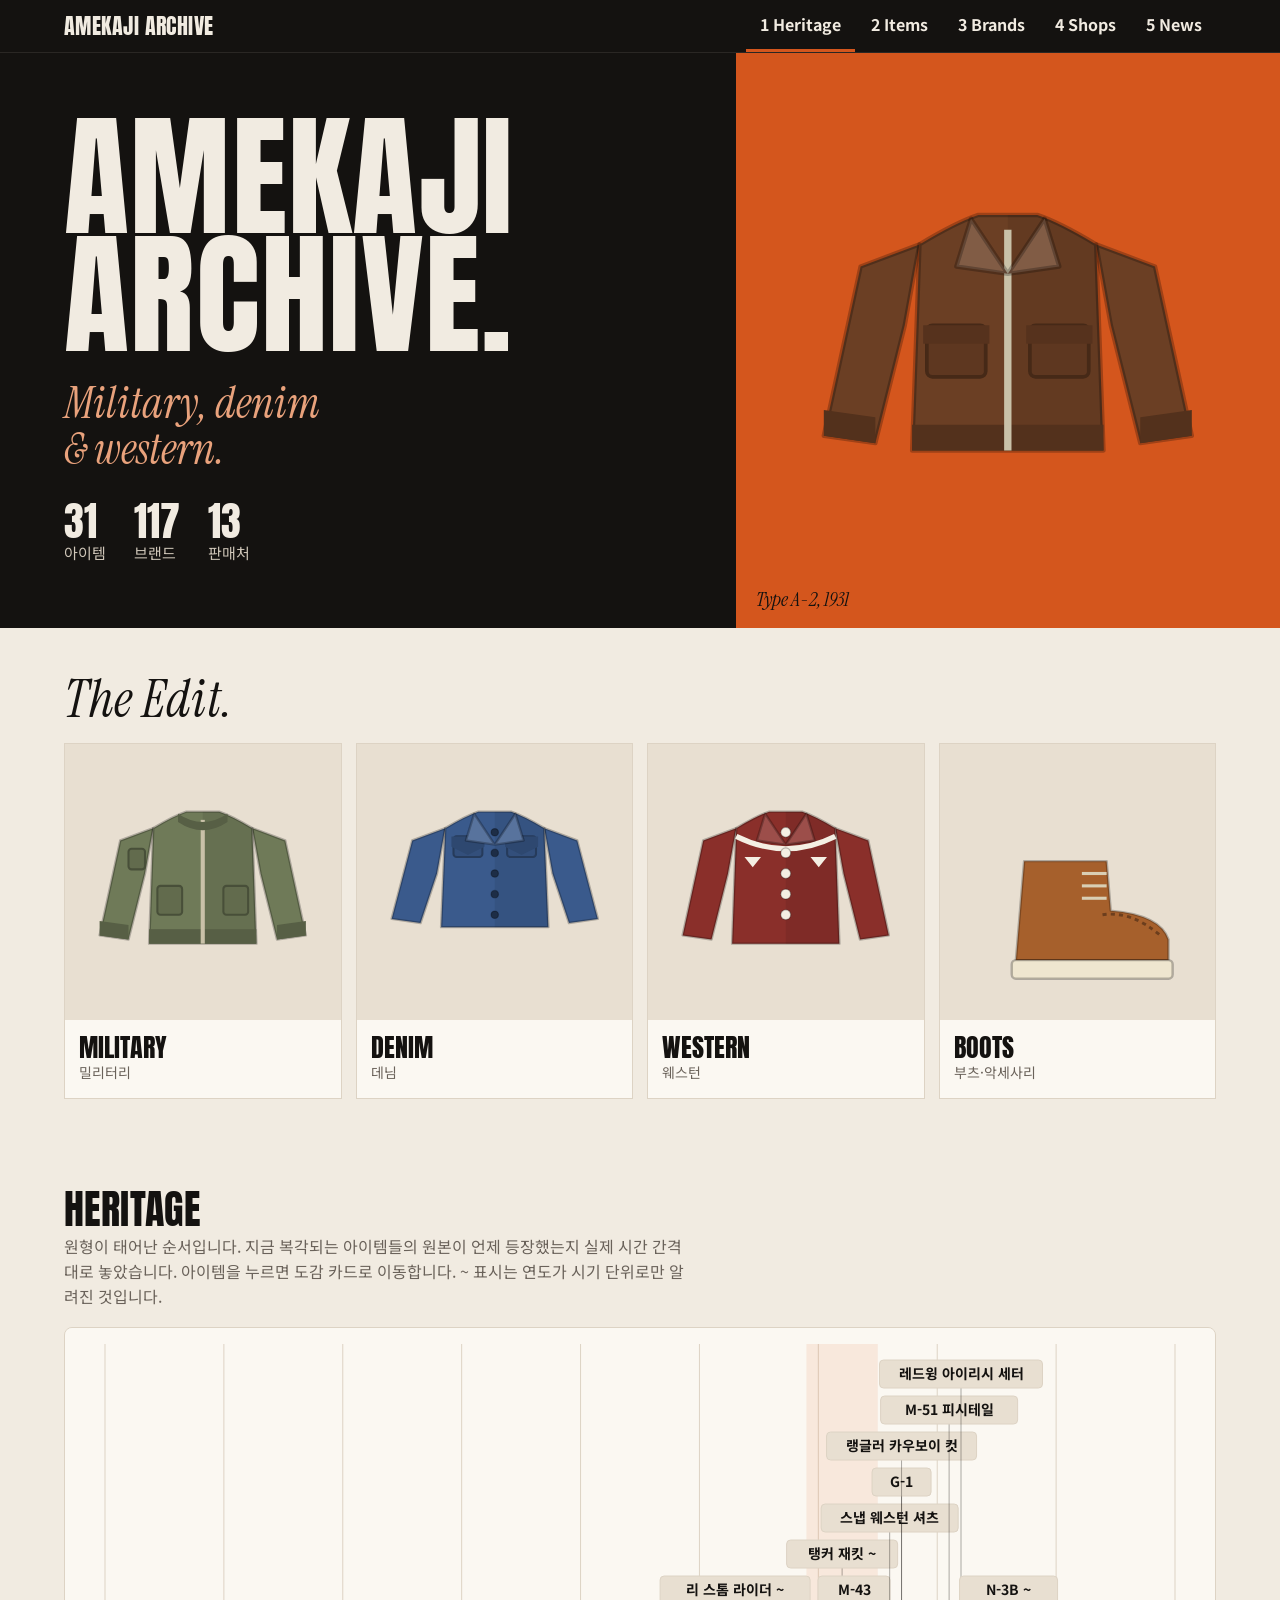
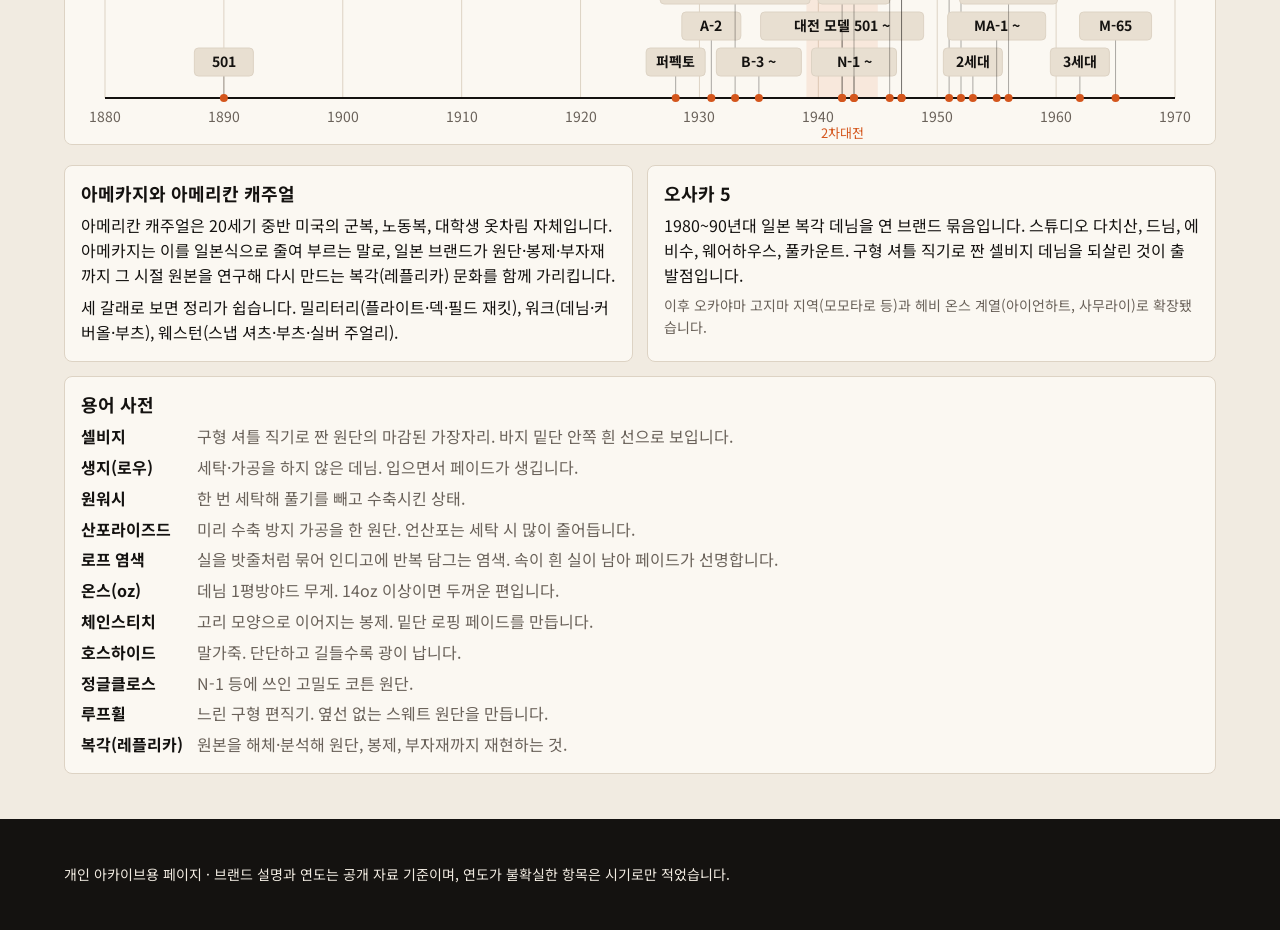
<file: amekaji/index.html>
<!DOCTYPE html>
<html lang="ko" data-v="a">
<head>
<meta charset="utf-8">
<meta name="viewport" content="width=device-width, initial-scale=1">
<link rel="manifest" href="manifest.webmanifest">
<link rel="apple-touch-icon" href="apple-touch-icon.png">
<meta name="theme-color" content="#141210">
<meta name="apple-mobile-web-app-capable" content="yes">
<meta name="apple-mobile-web-app-title" content="아메카지">
<title>아메카지 아카이브</title>
<link rel="preconnect" href="https://fonts.googleapis.com">
<link rel="preconnect" href="https://fonts.gstatic.com" crossorigin>
<link href="https://fonts.googleapis.com/css2?family=Anton&family=Instrument+Serif:ital@0;1&family=Noto+Sans+KR:wght@400;500;700&display=swap" rel="stylesheet">
<style>
/* VOICE everyday hobby archive, a collector's field manual
   IDEA a military spec label / quartermaster stock card: stencil type, OD green, khaki stock, signal red stamp
   PICTURE a true-scale heritage timeline band (1880-1970) with every item stamped on it, clickable
   COLOUR OD green band, khaki stock ground, signal red accent; night: dark olive
   TYPE Big Shoulders Stencil Display + IBM Plex Sans KR
   LAYOUT title band with tab nav, timeline full width, then card grids; phone stacks, timeline scrolls sideways */
:root{color-scheme:light dark;
--bg:light-dark(#ebe6d6,#12150e);
--panel:light-dark(#f8f5ec,#1c2116);
--ink:light-dark(#1b1d15,#e8e3d1);
--mute:light-dark(#5b5d4c,#a7a68f);
--line:light-dark(#cfc8b2,#343b2a);
--od:light-dark(#3d4a28,#27301b);
--odink:#eee9d6;
--red:light-dark(#b8281c,#e0533f);
--chip:light-dark(#ddd6c1,#2a3121)}
:root[data-theme=light]{color-scheme:light}:root[data-theme=dark]{color-scheme:dark}
*{box-sizing:border-box;min-width:0}
html{scroll-padding-top:72px}
body{margin:0;background:var(--bg);color:var(--ink);font:16px/1.55 "Noto Sans KR",system-ui,sans-serif;overflow-x:clip}
a{color:inherit}
.band{padding:clamp(20px,3.5vw,48px) max(5vw,16px)}
.wrap{max-width:1240px;margin:0 auto}
header{background:var(--od);color:var(--odink)}
header .wrap{display:flex;flex-wrap:wrap;align-items:end;justify-content:space-between;gap:16px}
h1{font:800 clamp(40px,7vw,64px)/1 var(--disp);letter-spacing:.01em;margin:0}
.sub{margin:6px 0 0;opacity:.85}
.stamp{border:2px solid var(--odink);padding:6px 12px;font:700 13px/1.3 "Noto Sans KR";transform:rotate(-2deg);opacity:.9}
nav{position:sticky;top:0;z-index:5;background:var(--navbg);color:var(--navink);border-bottom:1px solid var(--line)}
.navw{display:flex;align-items:center;justify-content:space-between;gap:12px;padding:0 max(5vw,16px);flex-wrap:wrap}
.logo{font:400 22px/1 var(--disp);text-decoration:none;color:var(--navink);letter-spacing:.02em;padding:12px 0;white-space:nowrap}
#nav{display:flex;gap:2px;overflow-x:auto}
#nav a{flex:none;color:var(--navink);text-decoration:none;padding:12px 14px;font-weight:700;border-bottom:3px solid transparent;min-height:44px}
#nav a[aria-current=page]{border-color:var(--red)}
.tools{display:flex;flex-wrap:wrap;gap:8px;align-items:center;margin:0 0 16px}
input,select{font:16px "Noto Sans KR",sans-serif;color:var(--ink);background:var(--panel);border:1.5px solid var(--line);border-radius:6px;padding:10px 12px;min-height:44px}
input:focus,select:focus,button:focus-visible,a:focus-visible{outline:3px solid var(--red);outline-offset:2px}
#q{flex:1 1 260px}
.chip{font:500 14px "Noto Sans KR";border:1.5px solid var(--line);background:var(--chip);color:var(--ink);border-radius:999px;padding:8px 14px;min-height:40px;cursor:pointer}
.chip[aria-pressed=true]{background:var(--ink);color:var(--bg);border-color:var(--ink)}
h2{font:800 clamp(30px,4vw,40px)/1.05 var(--disp);margin:0 0 4px}
.lead{color:var(--mute);margin:0 0 18px;max-width:70ch}
.grid{display:grid;grid-template-columns:repeat(auto-fill,minmax(min(100%,300px),1fr));gap:14px}
.card{background:var(--panel);border:1px solid var(--line);border-radius:8px;padding:16px;display:flex;flex-direction:column;gap:8px}
.pic{margin:-16px -16px 4px;height:150px;border-radius:8px 8px 0 0;background:linear-gradient(var(--chip),color-mix(in srgb,var(--chip),var(--ink) 6%));display:grid;place-items:center;border-bottom:1px solid var(--line)}
.pic svg{height:128px;width:auto;filter:drop-shadow(0 4px 0 #0000001a)}
.where{font-size:14px;display:flex;flex-wrap:wrap;gap:6px;align-items:center}
.bl{display:flex;flex-wrap:wrap;gap:6px}
.wl{font:500 13px var(--body,'Noto Sans KR'),sans-serif;border:1.5px solid var(--red);color:var(--ink);background:none;border-radius:999px;padding:5px 10px;min-height:32px;cursor:pointer}
.wl:hover{background:var(--red);color:#fff}
.wx{font-size:13px;border:1px solid var(--line);border-radius:999px;padding:5px 10px;color:var(--mute)}
.used{font-size:14px;color:var(--mute);display:flex;flex-wrap:wrap;gap:4px 10px}
.bh{display:flex;align-items:center;gap:12px}
.patch{width:64px;height:44px;flex:none}
.card h3{margin:0;font-size:18px;line-height:1.3}
.meta{display:flex;flex-wrap:wrap;gap:6px;font-size:13px;color:var(--mute)}
.tag{background:var(--chip);border-radius:4px;padding:2px 8px;font-size:13px;color:var(--ink);white-space:nowrap}
.tag.r{background:var(--red);color:#fff}
.card p{margin:0}
.card ul{margin:0;padding-left:18px}
.card .rep{font-size:14px;color:var(--mute)}
.row{display:flex;justify-content:space-between;align-items:center;gap:8px;margin-top:auto;flex-wrap:wrap}
.star{background:none;border:1.5px solid var(--line);border-radius:6px;min-width:44px;min-height:40px;font-size:18px;cursor:pointer;color:var(--mute)}
.star[aria-pressed=true]{color:var(--red);border-color:var(--red)}
.lnk{font-weight:700;color:var(--red);text-decoration:none}
.lnk:hover{text-decoration:underline}
.fig{position:relative;height:300px;background:var(--panel);border:1px solid var(--line);border-radius:8px}
.tlscroll{overflow-x:auto}
.tlscroll svg{display:block;height:300px}
svg text{paint-order:stroke;stroke:var(--panel);stroke-width:4px}
.pin{cursor:pointer}
.pin:hover rect,.pin:focus rect{fill:var(--red)}
.pin:hover text.lb,.pin:focus text.lb{fill:#fff;stroke:none}
.two{display:grid;grid-template-columns:repeat(auto-fit,minmax(min(100%,340px),1fr));gap:14px;margin-top:20px}
dl{margin:0;display:grid;grid-template-columns:max-content 1fr;gap:6px 14px}
dt{font-weight:700}
dd{margin:0;color:var(--mute)}
.sec{display:none}
.sec.on{display:block}
.grp{margin:22px 0 10px;font:800 24px/1.1 var(--disp)}
.news{display:grid;gap:10px}
.nitem{display:grid;grid-template-columns:7.5em 1fr;gap:14px;background:var(--panel);border:1px solid var(--line);border-radius:8px;padding:14px 16px}
.ndate{font:800 20px/1.1 var(--disp);color:var(--red);white-space:nowrap}
.nitem h3{margin:0 0 4px;font-size:17px}
.nitem p{margin:0;color:var(--mute);font-size:15px}
.note{font-size:13px;color:var(--mute);margin-top:14px}
.empty{padding:28px;text-align:center;color:var(--mute);border:1.5px dashed var(--line);border-radius:8px}
form.add{display:grid;grid-template-columns:repeat(auto-fit,minmax(min(100%,180px),1fr));gap:8px;margin-top:10px}
.btn{font:700 15px "Noto Sans KR";background:var(--red);color:#fff;border:0;border-radius:6px;min-height:44px;padding:0 16px;cursor:pointer}
.del{font-size:13px;background:none;border:0;color:var(--mute);cursor:pointer;text-decoration:underline;min-height:32px}
footer{background:var(--od);color:var(--odink);font-size:14px}
@media(max-width:600px){.nitem{grid-template-columns:1fr;gap:4px}dl{grid-template-columns:1fr}dd{margin-bottom:6px}.stamp{display:none}}
@media(prefers-reduced-motion:no-preference){.card{transition:transform .15s}.card.hit{animation:hit 1.2s}@keyframes hit{0%{box-shadow:0 0 0 4px var(--red)}100%{box-shadow:0 0 0 0 transparent}}}
.hp .pic{margin:0;height:100%;background:none;border:0;border-radius:0}
.hp .pic svg{height:100%;width:100%;filter:none}
.hp{aspect-ratio:120/112}
.cat{font:inherit;color:inherit;border:0;padding:0;cursor:pointer;text-align:left;background:none}
</style>
<style>:root[data-theme=light]{color-scheme:light}:root[data-theme=dark]{color-scheme:dark}
/* VOICE editorial magazine; IDEA a fashion editorial spread; PICTURE A-2 on a burnt-orange panel; COLOUR near-black, bone, burnt orange; TYPE Anton + Instrument Serif italic + Noto Sans KR; LAYOUT split hero, then a four-tile edit strip */
:root{color-scheme:light dark;--bg:light-dark(#f1ebe1,#121110);--panel:light-dark(#fbf8f2,#1c1a18);--ink:light-dark(#141210,#efe9df);--mute:light-dark(#6a625a,#a69d92);--line:light-dark(#ddd3c4,#34302b);--chip:light-dark(#e8dfd1,#2a2724);--red:#d4561d;--navbg:#141210;--navink:#f1ebe1;--od:#141210;--odink:#f1ebe1;--disp:"Anton",sans-serif}
nav{border-bottom-color:#2a2724}
h2{font-weight:400;text-transform:uppercase;letter-spacing:.01em}
.heroA[hidden],.edit[hidden]{display:none}
.heroA{display:grid;grid-template-columns:minmax(0,1.15fr) minmax(0,.85fr);background:#141210;color:#f1ebe1}
.ha-txt{padding:clamp(28px,5vw,72px) max(5vw,16px);display:flex;flex-direction:column;justify-content:space-between;gap:28px}
.heroA h1{font:400 clamp(64px,10.5vw,148px)/.88 "Anton",sans-serif;margin:0;text-transform:uppercase}
.ser{font-family:"Instrument Serif",serif;font-style:italic;font-weight:400}
.ha-txt .ser{font-size:clamp(28px,3.4vw,46px);line-height:1.05;margin:0;color:#e9a27c}
.stats{display:flex;flex-wrap:wrap;gap:8px 28px;font-size:15px;color:#cfc6b8}
.stats b{display:block;font:400 40px/1 "Anton",sans-serif;color:#f1ebe1}
.ha-pic{background:var(--red);display:grid;place-items:center;padding:clamp(24px,4vw,56px);min-height:420px;position:relative}
.ha-pic .hp{width:min(100%,460px)}
.ha-cap{position:absolute;left:20px;bottom:16px;font:400 15px/1.3 "Instrument Serif",serif;font-style:italic;color:#141210;font-size:20px}
.edit{background:var(--bg)}
.edit h2{margin-bottom:16px;font-family:"Instrument Serif",serif;font-style:italic;text-transform:none;font-size:clamp(34px,4.4vw,52px)}
.cats{display:grid;grid-template-columns:repeat(4,minmax(0,1fr));gap:14px}
.cat.a{background:var(--panel);border:1px solid var(--line);display:flex;flex-direction:column}
.cat.a .hp{background:var(--chip);padding:14px;aspect-ratio:1}
.cat.a .cl{font:400 26px/1 "Anton",sans-serif;text-transform:uppercase;padding:14px 14px 2px}
.cat.a .ck{font-size:14px;color:var(--mute);padding:0 14px 14px}
.cat.a:hover .hp{background:var(--red)}
@media(max-width:760px){.heroA{grid-template-columns:1fr}.ha-pic{min-height:320px}.cats{grid-template-columns:repeat(2,minmax(0,1fr))}}
</style>
</head>
<body>
<nav aria-label="챕터"><div class="navw"><a class="logo" href="#heritage">AMEKAJI ARCHIVE</a><div id="nav">
<a href="#heritage">1 Heritage</a><a href="#items">2 Items</a><a href="#brands">3 Brands</a><a href="#shops">4 Shops</a><a href="#news">5 News</a></div></div></nav>
<section class="heroA top-only"><div class="ha-txt"><h1>Amekaji<br>Archive.</h1>
<p class="ser">Military, denim<br>&amp; western.</p>
<div class="stats"><span><b data-count="items"></b>아이템</span><span><b data-count="brands"></b>브랜드</span><span><b data-count="shops"></b>판매처</span></div></div>
<div class="ha-pic"><div class="hp" data-pic="a2"></div><span class="ha-cap">Type A-2, 1931</span></div></section>
<section class="band edit top-only"><div class="wrap"><h2>The Edit.</h2><div class="cats"><button class="cat a" type="button" data-cat="밀리터리"><div class="hp" data-pic="ma1"></div><span class="cl">Military</span><span class="ck">밀리터리</span></button><button class="cat a" type="button" data-cat="데님"><div class="hp" data-pic="t3"></div><span class="cl">Denim</span><span class="ck">데님</span></button><button class="cat a" type="button" data-cat="웨스턴"><div class="hp" data-pic="westsh"></div><span class="cl">Western</span><span class="ck">웨스턴</span></button><button class="cat a" type="button" data-cat="부츠·악세사리"><div class="hp" data-pic="875"></div><span class="cl">Boots</span><span class="ck">부츠·악세사리</span></button></div></div></section>

<main class="band"><div class="wrap">

<section id="s-heritage" class="sec">
  <h2>Heritage</h2>
  <p class="lead">원형이 태어난 순서입니다. 지금 복각되는 아이템들의 원본이 언제 등장했는지 실제 시간 간격대로 놓았습니다. 아이템을 누르면 도감 카드로 이동합니다. ~ 표시는 연도가 시기 단위로만 알려진 것입니다.</p>
  <div class="tlscroll fig" id="tlbox"><svg id="tl" role="img" aria-label="아이템 등장 연표"></svg></div>
  <div class="two">
    <div class="card"><h3>아메카지와 아메리칸 캐주얼</h3>
      <p>아메리칸 캐주얼은 20세기 중반 미국의 군복, 노동복, 대학생 옷차림 자체입니다. 아메카지는 이를 일본식으로 줄여 부르는 말로, 일본 브랜드가 원단·봉제·부자재까지 그 시절 원본을 연구해 다시 만드는 복각(레플리카) 문화를 함께 가리킵니다.</p>
      <p>세 갈래로 보면 정리가 쉽습니다. 밀리터리(플라이트·덱·필드 재킷), 워크(데님·커버올·부츠), 웨스턴(스냅 셔츠·부츠·실버 주얼리).</p></div>
    <div class="card"><h3>오사카 5</h3>
      <p>1980~90년대 일본 복각 데님을 연 브랜드 묶음입니다. 스튜디오 다치산, 드님, 에비수, 웨어하우스, 풀카운트. 구형 셔틀 직기로 짠 셀비지 데님을 되살린 것이 출발점입니다.</p>
      <p class="rep">이후 오카야마 고지마 지역(모모타로 등)과 헤비 온스 계열(아이언하트, 사무라이)로 확장됐습니다.</p></div>
  </div>
  <div class="card" style="margin-top:14px"><h3>용어 사전</h3><dl id="gloss"></dl></div>
</section>

<section id="s-items" class="sec">
  <h2>Items</h2>
  <p class="lead">원본의 쓰임새, 알아보는 포인트, 대표 복각 브랜드를 정리했습니다.</p>
  <div class="tools"><input id="qi" type="search" placeholder="예: N-1, 가죽, 1943, 버즈릭슨" aria-label="아이템 검색"><span id="ci"></span></div>
  <div class="grid" id="gi"></div>
</section>

<section id="s-brands" class="sec">
  <h2>Brands</h2>
  <p class="lead">국가와 장르로 걸러 보세요. 검색 링크는 구글 검색으로 열립니다.</p>
  <div class="tools"><input id="qb" type="search" placeholder="예: 토요, 데님, 부츠, 웨스턴" aria-label="브랜드 검색"><span id="cb"></span></div>
  <div class="grid" id="gb"></div>
</section>

<section id="s-shops" class="sec">
  <h2>Shops</h2>
  <p class="lead">국내 편집샵, 해외 온라인 직구처, 중고 플랫폼 순서입니다. 주소·영업시간은 바뀔 수 있으니 방문 전 인스타그램이나 홈페이지를 확인하세요.</p>
  <div class="tools"><input id="qs" type="search" placeholder="예: 웨어하우스, 런던, 직구" aria-label="판매처 검색"><span id="cs"></span></div>
  <div id="gs"></div>
  <div class="card" style="margin-top:20px"><h3>내 샵 추가</h3>
    <p class="rep">추가한 샵은 이 브라우저에만 저장됩니다.</p>
    <form class="add" id="addf">
      <input id="an" placeholder="샵 이름" required aria-label="샵 이름">
      <input id="au" placeholder="https://..." type="url" aria-label="주소">
      <select id="ar" aria-label="지역"><option>국내</option><option>일본</option><option>미국</option><option>영국</option><option>중고·리셀</option></select>
      <input id="ad" placeholder="메모 (취급 브랜드 등)" aria-label="메모">
      <button class="btn" type="submit">추가</button>
    </form>
  </div>
</section>

<section id="s-news" class="sec">
  <h2>News</h2>
  <p class="lead">기준일 2026.11.23. 최근 확인한 소식이며 최신 날짜가 위에 있습니다.</p>
  <div class="news" id="gn"></div>
  <p class="note">이 페이지는 실시간으로 갱신되지 않습니다. 새 소식은 요청하시면 확인해서 추가합니다.</p>
</section>

</div></main>
<footer class="band"><div class="wrap">개인 아카이브용 페이지 · 브랜드 설명과 연도는 공개 자료 기준이며, 연도가 불확실한 항목은 시기로만 적었습니다.</div></footer>

<script>
{
const esc=s=>String(s??'').replace(/[&<>"']/g,c=>({'&':'&amp;','<':'&lt;','>':'&gt;','"':'&quot;',"'":'&#39;'}[c]));
const G=n=>'https://www.google.com/search?q='+encodeURIComponent(n);
const P=n=>'https://www.pinterest.com/search/pins/?q='+encodeURIComponent(n);
const U=[['번개장터',n=>'https://m.bunjang.co.kr/search/products?q='+encodeURIComponent(n)],['메루카리',n=>'https://jp.mercari.com/search?keyword='+encodeURIComponent(n)],['eBay',n=>'https://www.ebay.com/sch/i.html?_nkw='+encodeURIComponent(n)]];
const used=n=>'<div class="used">중고 매물: '+U.map(([l,f])=>`<a class="lnk" href="${f(n)}" target="_blank" rel="noopener">${l} ↗</a>`).join(' ')+'</div>';
let fav=[];try{fav=JSON.parse(localStorage.getItem('amk_fav')||'[]')}catch(e){}
let mine=[];try{mine=JSON.parse(localStorage.getItem('amk_shops')||'[]')}catch(e){}
const save=()=>{try{localStorage.setItem('amk_fav',JSON.stringify(fav));localStorage.setItem('amk_shops',JSON.stringify(mine))}catch(e){}};

const ITEMS=[
{id:'a2',n:'Type A-2',k:'A-2 플라이트 재킷',c:'밀리터리',y:1931,e:'1931년 채용',o:'미 육군항공대',s:'조종사용 가죽 재킷. 2차대전 미군 조종사의 상징처럼 남았습니다.',p:['말가죽 또는 염소가죽','울 니트 커프·밑단','어깨 견장, 스냅으로 고정하는 칼라','계약 제조사마다 라벨·패턴 차이'],r:['Buzz Rickson\'s','The Real McCoy\'s','Toys McCoy','Eastman']},
{id:'b3',n:'Type B-3',k:'B-3 시어링 재킷',c:'밀리터리',y:1935,ap:1,e:'1930년대',o:'미 육군항공대',s:'고공 폭격기 승무원용 양털 재킷. 비여압 기체의 혹한을 버티기 위한 옷입니다.',p:['안쪽 전체가 양털(시어링)','큰 칼라와 가죽 벨트 스트랩','두껍고 무거운 볼륨'],r:['Buzz Rickson\'s','The Real McCoy\'s','Eastman']},
{id:'s501',n:'S501XX',k:'대전 모델 501',c:'데님',y:1942,ap:1,e:'2차대전 중',o:'리바이스',s:'전시 물자 통제로 사양을 줄인 501. 간소화(Simplified)의 S가 붙습니다.',p:['뒷주머니 아큐에이트를 페인트로 표시','범용 도넛·월계수 버튼','일부 리벳 생략'],r:['Levi\'s Vintage Clothing','Warehouse','Full Count','Studio D\'Artisan']},
{id:'tanker',n:'Tanker Jacket',k:'탱커 재킷',c:'밀리터리',y:1942,ap:1,e:'2차대전',o:'미 육군 기갑부대',s:'전차병용 겨울 작업 재킷. 걸리는 곳이 없도록 짧고 단순하게 만들었습니다.',p:['립 니트 칼라·커프·밑단','울 블랭킷 안감','사선 핸드포켓'],r:['Buzz Rickson\'s','The Real McCoy\'s','Toys McCoy']},
{id:'n1',n:'N-1 Deck Jacket',k:'N-1 덱 재킷',c:'밀리터리',y:1943,ap:1,e:'1943년경',o:'미 해군',s:'갑판 근무용 방한 재킷. 초기형은 네이비, 후기형은 카키입니다.',p:['고밀도 코튼 정글클로스','알파카 파일 안감','초기 네이비와 후기 카키의 패턴·디테일 차이'],r:['Buzz Rickson\'s','The Real McCoy\'s','Iron Heart','Houston']},
{id:'m43',n:'M-1943',k:'M-43 필드 재킷',c:'밀리터리',y:1943,e:'1943년',o:'미 육군',s:'겹쳐 입는 레이어링 개념을 도입한 야전 상의. M-51, M-65로 이어지는 계보의 시작입니다.',p:['4포켓','허리 드로코드','탈착 후드'],r:['Buzz Rickson\'s','The Real McCoy\'s']},
{id:'westsh',n:'Snap Western Shirt',k:'스냅 웨스턴 셔츠',c:'웨스턴',y:1946,e:'1946년',o:'록마운트 랜치웨어',s:'록마운트(1946년 창업)가 스냅 단추 웨스턴 셔츠를 대중화한 것으로 알려져 있습니다.',p:['진주빛 스냅 단추','톱니 모양 소우투스 포켓 플랩','앞뒤 요크 절개'],r:['Rockmount','Rainbow Country','RRL','Sugar Cane']},
{id:'g1',n:'G-1',k:'G-1 플라이트 재킷',c:'밀리터리',y:1947,e:'1947년 명칭 부여',o:'미 해군 항공',s:'해군 조종사 가죽 재킷. 이전 M-422 계열을 정리해 G-1이라는 이름이 붙었습니다.',p:['염소가죽','무톤(양털) 칼라','등판 바이스윙 주름'],r:['Buzz Rickson\'s','The Real McCoy\'s','Eastman']},
{id:'13mwz',n:'Wrangler 13MWZ',k:'랭글러 카우보이 컷',c:'웨스턴',y:1947,e:'1947년',o:'랭글러',s:'로데오 카우보이를 위해 만든 진. 말 위에서 편하도록 설계했습니다.',p:['지퍼 플라이','높은 허리, 평평한 리벳','브로큰 트윌 데님'],r:['Wrangler','Rainbow Country']},
{id:'m51',n:'M-51 Parka',k:'M-51 피시테일 파카',c:'밀리터리',y:1951,e:'1951년',o:'미 육군',s:'뒤가 갈라진 피시테일 밑단의 야전 파카. 영국 모드족 옷으로도 유명합니다.',p:['피시테일 밑단','탈착 라이너','큰 후드'],r:['Buzz Rickson\'s','The Real McCoy\'s']},
{id:'875',n:'Red Wing 875',k:'레드윙 아이리시 세터',c:'부츠·악세사리',y:1952,e:'1952년',o:'레드윙',s:'사냥용으로 나온 목토(모카신 토) 작업 부츠. 아메카지 부츠의 기본형입니다.',p:['모카신 스티치 토','흰색 크레이프 솔','오로 러셋 계열 가죽'],r:['Red Wing']},
{id:'t2',n:'507XX (2nd)',k:'2세대 데님 재킷',c:'데님',y:1953,e:'1953년',o:'리바이스',s:'1세대 다음 모델. 주머니가 양쪽으로 늘었습니다.',p:['양쪽 플랩 가슴 포켓','허리 사이드 어저스터','앞판 주름(플리츠)'],r:['Levi\'s Vintage Clothing','Warehouse','Sugar Cane','Full Count']},
{id:'ma1',n:'MA-1',k:'MA-1 플라이트 재킷',c:'밀리터리',y:1955,ap:1,e:'1950년대',o:'미 공군',s:'제트기 시대의 나일론 플라이트 재킷. 가볍고 젖어도 잘 마릅니다.',p:['나일론 겉감, 세이지 그린','니트 칼라','후기형의 오렌지 안감'],r:['Buzz Rickson\'s','The Real McCoy\'s']},
{id:'n3b',n:'N-3B',k:'N-3B 파카',c:'밀리터리',y:1956,ap:1,e:'1950년대',o:'미 공군',s:'극한지 근무용 파카. 조종석에 앉기 좋게 기장이 짧습니다.',p:['퍼 트림 후드','엉덩이를 덮는 기장','두꺼운 충전재'],r:['Buzz Rickson\'s','The Real McCoy\'s']},
{id:'t3',n:'557XX (3rd)',k:'3세대 트러커 재킷',c:'데님',y:1962,e:'1962년',o:'리바이스',s:'지금 데님 재킷의 원형인 트러커 스타일.',p:['V자 스티치','뾰족한 포켓 플랩','몸판이 짧고 슬림'],r:['Levi\'s Vintage Clothing','Warehouse','Full Count']},
{id:'m65',n:'M-65',k:'M-65 필드 재킷',c:'밀리터리',y:1965,e:'1965년',o:'미 육군',s:'베트남전 시기 야전 재킷. 영화 택시 드라이버로도 유명합니다.',p:['칼라 속 수납 후드','라이너 부착 단추','4포켓'],r:['Buzz Rickson\'s','The Real McCoy\'s']},
{id:'501',n:'Levi\'s 501',k:'리바이스 501',c:'데님',y:1890,e:'1890년 품번 부여',o:'리바이스',s:'모든 청바지의 원형. 1890년 501이라는 품번이 붙었습니다.',p:['버튼 플라이와 리벳','뒷주머니 아큐에이트 스티치','구형 셔틀 직기의 셀비지'],r:['Levi\'s Vintage Clothing','Warehouse','Studio D\'Artisan','Full Count']},
{id:'perf',n:'Schott Perfecto',k:'퍼펙토 라이더 재킷',c:'워크',y:1928,e:'1928년',o:'쇼트',s:'바이커 재킷의 원형. 지퍼를 앞판에 처음 쓴 모터사이클 재킷으로 꼽힙니다.',p:['비대칭 사선 지퍼','넓은 라펠','벨트 달린 허리'],r:['Schott','Freewheelers','The Real McCoy\'s']},
{id:'storm',n:'Lee Storm Rider',k:'리 스톰 라이더',c:'데님',y:1933,ap:1,e:'1930년대',o:'리',s:'담요 안감을 넣은 방한 데님 재킷.',p:['코듀로이 칼라','블랭킷 안감','레이지 S 스티치 없는 단정한 앞판'],r:['Lee','Warehouse']},
{id:'t1',n:'506XX (1st)',k:'1세대 데님 재킷',c:'데님',e:'1950년대 초까지',o:'리바이스',s:'가슴 주머니 하나짜리 초기 재킷.',p:['한쪽 가슴 포켓','등판 신치백','앞판 플리츠'],r:['Levi\'s Vintage Clothing','Warehouse','Oni Denim','Full Count']},
{id:'pea',n:'Pea Coat',k:'피코트',c:'밀리터리',e:'19세기부터',o:'미 해군',s:'갑판 수병용 더블 코트.',p:['두꺼운 멜톤 울','더블 브레스트','앵커 버튼'],r:['Buzz Rickson\'s','The Real McCoy\'s','Schott']},
{id:'chambray',n:'USN Chambray Shirt',k:'해군 샴브레이 셔츠',c:'밀리터리',e:'2차대전 전후',o:'미 해군',s:'수병 작업복 셔츠. 아메카지 셔츠의 기본입니다.',p:['얇고 질긴 샴브레이 원단','체인스티치 봉제','단순한 패치 포켓'],r:['Buzz Rickson\'s','The Real McCoy\'s','Sugar Cane','Warehouse']},
{id:'chore',n:'Chore Coat / Coverall',k:'초어 코트 · 커버올',c:'워크',e:'20세기 초',o:'철도·공장 노동자',s:'작업용 겉옷. 데님, 덕 캔버스, 히코리 스트라이프 원단이 많습니다.',p:['큰 패치 포켓 3~4개','도넛·체인지 버튼','트리플 스티치'],r:['Carhartt','Post O\'Alls','Freewheelers','Orslow']},
{id:'hickory',n:'Hickory Stripe',k:'히코리 스트라이프',c:'워크',e:'20세기 초',o:'철도 노동자',s:'흰 줄과 인디고 줄이 번갈아 있는 작업복 원단. 오버롤과 캡에 많이 쓰입니다.',p:['가는 세로 줄무늬','튼튼한 트윌 조직'],r:['Freewheelers','Warehouse','Sugar Cane']},
{id:'eng',n:'Engineer Boots',k:'엔지니어 부츠',c:'부츠·악세사리',e:'1930년대',o:'철도·공사 현장',s:'끈 없이 버클 스트랩으로 고정하는 작업 부츠. 이후 바이커 부츠로 자리 잡았습니다.',p:['발등·발목 버클 스트랩','긴 샤프트','두꺼운 솔'],r:['Wesco','Lone Wolf Boots','Red Wing']},
{id:'cboot',n:'Cowboy Boots',k:'카우보이 부츠',c:'웨스턴',e:'19세기 말부터',o:'목장 카우보이',s:'등자에 걸기 좋은 굽과 뾰족한 앞코의 승마 부츠.',p:['높은 굽','장식 스티치 샤프트','당겨 신는 풀 스트랩'],r:['Lucchese','Tony Lama']},
{id:'hat',n:'Cowboy Hat',k:'카우보이 햇',c:'웨스턴',e:'1865년부터',o:'스텟슨',s:'스텟슨이 1865년 창업 후 만든 챙 넓은 펠트 모자가 원형으로 꼽힙니다.',p:['펠트 소재','넓은 챙','크라운 크리즈'],r:['Stetson']},
{id:'silver',n:'Navajo · Hopi Silver',k:'나바호·호피 실버 주얼리',c:'웨스턴',e:'19세기 말부터',o:'미국 남서부 원주민',s:'은과 터키석을 쓰는 수공 주얼리. 웨스턴과 아메카지 스타일링의 마무리입니다.',p:['콘초 벨트, 뱅글, 반지','터키석','스탬프 문양'],r:['Goro\'s','First Arrow\'s','빈티지 원주민 제작품']},
{id:'loop',n:'Loopwheel Sweat',k:'루프휠 스웨트셔츠',c:'워크',e:'20세기 중반 방식',o:'미국 스웨트 원형',s:'느리게 짜는 구형 편직기로 만든 원단. 옆선 봉제가 없는 튜브 형태로 나옵니다.',p:['옆선 없는 몸판','V 가제트','부드럽고 탄탄한 촉감'],r:['Warehouse','The Real McCoy\'s','Wonder Looper','Buzz Rickson\'s']},
{id:'wallet',n:'Trucker Wallet & Chain',k:'트러커 월렛 · 월렛 체인',c:'부츠·악세사리',e:'20세기 중반',o:'트럭 운전사·바이커',s:'긴 가죽 지갑을 체인으로 벨트에 연결하는 스타일.',p:['두꺼운 가죽','체인 클립'],r:['Flat Head','Freewheelers']},
{id:'bandana',n:'Bandana',k:'반다나',c:'부츠·악세사리',e:'19세기부터',o:'노동자·카우보이',s:'먼지를 막고 땀을 닦던 사각 면 스카프.',p:['페이즐리 문양','목에 두르거나 뒷주머니에'],r:['Warehouse','The Real McCoy\'s']}
];

const BRANDS=[
['Buzz Rickson\'s','버즈릭슨','JP','밀리터리','토요 엔터프라이즈의 밀리터리 복각 브랜드. 윌리엄 깁슨 컬렉션 운영.'],
['The Real McCoy\'s','리얼맥코이','JP','밀리터리·스포츠','플라이트 재킷부터 스웨트까지 원단·부자재 고증이 강한 브랜드. Joe McCoy, Buco 라인.'],
['Toys McCoy','토이즈맥코이','JP','밀리터리·무비','스티브 맥퀸 등 영화·아이콘을 테마로 한 복각.'],
['Freewheelers','프리휠러스','JP','워크·모터사이클','1900~40년대 미국 워크·모터사이클 의류 재해석.'],
['Warehouse','웨어하우스','JP','데님·워크','1995년 설립. 오사카 5. 빈티지 데님 원단 재현의 기준.'],
['Studio D\'Artisan','스튜디오 다치산','JP','데님','1979년 설립. 오사카 5의 시작점.'],
['Denime','드님','JP','데님','오사카 5. 현재 웨어하우스가 전개.'],
['Evisu','에비수','JP','데님','오사카 5. 뒷주머니 페인트 갈매기 로고.'],
['Full Count','풀카운트','JP','데님','오사카 5. 짐바브웨 코튼 데님.'],
['Sugar Cane','슈가케인','JP','데님·워크','토요 엔터프라이즈 브랜드. 데님, 워크셔츠.'],
['Whitesville','화이츠빌','JP','티셔츠','토요 엔터프라이즈의 기본 티셔츠 라인.'],
['Lone Wolf Boots','론울프','JP','부츠','토요 엔터프라이즈의 워크 부츠.'],
['Pure Blue Japan','퓨어블루재팬','JP','데님','1997년 설립. 슬럽 원단과 진한 인디고.'],
['Momotaro Jeans','모모타로','JP','데님','오카야마 고지마의 재팬블루 계열 브랜드.'],
['Iron Heart','아이언하트','JP','데님·헤비','2003년 설립. 21oz 등 헤비 온스 데님과 플란넬.'],
['Samurai Jeans','사무라이진즈','JP','데님·헤비','오사카. 헤비 온스 데님.'],
['Oni Denim','오니데님','JP','데님','저장력 직조의 거친 원단.'],
['The Flat Head','플랫헤드','JP','데님·가죽','데님, 가죽 소품, 월렛.'],
['Pherrow\'s','페로우즈','JP','데님·워크','아메리칸 캐주얼 복각과 프린트 티.'],
['Trophy Clothing','트로피클로딩','JP','데님·워크','도쿄 기반 데님·워크웨어.'],
['Jelado','제라도','JP','워크·빈티지','1930~40년대 미국 감성 워크웨어.'],
['Rainbow Country','레인보우컨트리','JP','웨스턴','웨스턴 셔츠, 웨스턴 무드 전문.'],
['Boncoura','본쿠라','JP','데님','구형 직기 데님, 슬림한 실루엣.'],
['Kapital','캐피탈','JP','데님·크래프트','오카야마. 보로·패치워크 등 장인 기법.'],
['orSlow','오어슬로우','JP','워크·밀리터리','빈티지 원형을 현대 핏으로.'],
['TCB Jeans','TCB','JP','데님','1950~60년대 데님 원형 재현.'],
['Post O\'Alls','포스트 오버롤즈','JP','워크','오오츠카 타케시가 미국에서 시작한 워크웨어.'],
['Wonder Looper','원더루퍼','JP','스웨트','헤비웨이트 루프휠 스웨트.'],
['Goro\'s','고로즈','JP','주얼리','도쿄 하라주쿠. 이글·페더 실버 주얼리.'],
['Levi\'s Vintage Clothing','LVC','US','데님','리바이스 아카이브 복각 라인.'],
['Lee','리','US','데님','1889년 창업. 스톰 라이더, 101.'],
['Wrangler','랭글러','US','웨스턴·데님','카우보이 컷 13MWZ(1947).'],
['Carhartt','칼하트','US','워크','1889년 창업. 덕 캔버스 초어 코트.'],
['Red Wing','레드윙','US','부츠','1905년 창업. 875, 엔지니어, 벡맨.'],
['White\'s Boots','화이츠','US','부츠','스포캔. 스모크점퍼 등 핸드메이드 부츠.'],
['Wesco','웨스코','US','부츠','1918년 창업. 엔지니어 부츠의 대표.'],
['Chippewa','치페와','US','부츠','1901년 창업. 엔지니어·로거 부츠.'],
['Danner','대너','US','부츠','1932년 창업. 마운틴·워크 부츠.'],
['Filson','필슨','US','아웃도어','1897년 창업. 크루저, 틴클로스.'],
['Pendleton','펜들턴','US','웨스턴·울','울 셔츠와 원주민 문양 블랭킷.'],
['Schott','쇼트','US','가죽','1913년 창업. 퍼펙토(1928), 피코트.'],
['Stetson','스텟슨','US','웨스턴','1865년 창업. 카우보이 햇의 원형.'],
['Lucchese','루케세','US','웨스턴 부츠','1883년 창업. 텍사스 카우보이 부츠.'],
['Tony Lama','토니라마','US','웨스턴 부츠','1911년 창업. 엘파소 카우보이 부츠.'],
['Rockmount','록마운트','US','웨스턴','1946년 창업. 스냅 웨스턴 셔츠.'],
['RRL','더블알엘','US','빈티지·웨스턴','랄프 로렌의 빈티지 아메리카나 라인(1993).'],
['Mister Freedom','미스터 프리덤','US','워크·밀리터리','LA. 빈티지 소재 기반 시즌 컬렉션.'],
['Champion','챔피언','US','스웨트','1919년 창업. 리버스 위브.'],
['Tellason','텔라슨','US','데님','샌프란시스코 데님.'],
['3sixteen','쓰리식스틴','US','데님','뉴욕 데님·워크웨어.'],
['Nigel Cabourn','나이젤 카본','UK','밀리터리·아웃도어','빈티지 아카이브 기반 밀리터리.'],
['Eastman Leather','이스트맨','UK','가죽','플라이트 재킷 가죽 복각.'],
['Anatomica','아나토미카','FR','클래식·워크','파리. 정통 워크·클래식 셀렉트.'],
['Viberg','바이버그','CA','부츠','캐나다 수제 워크 부츠.'],
['Outstanding & Co','아웃스탠딩','KR','밀리터리·데님','아메리칸 캐주얼 기반 국내 브랜드. 26SS M-65·샴브레이, FW26 필드·플라이트 재킷 등 밀리터리 아카이브 라인.'],
['Eastlogue','이스트로그','KR','밀리터리·아웃도어','2011년 론칭. 세계 각지의 복식을 재해석. 브룩스브라더스·데상트 등과 협업.'],
['VDR','비디알','KR','워크·밀리터리·데님','2015년 설립, 퍼머넌트(이태원). 오카야마 14oz 셀비지 Lot.101 등 데님과 워크·밀리터리.'],
['Uniform Bridge','유니폼브릿지','KR','밀리터리·아웃도어','클래식·빈티지·밀리터리 기반의 합리적 가격대 브랜드.'],
['Espionage','에스피오나지','KR','밀리터리','밀리터리·아웃도어 기반. MA-1, M-65, N-1 재해석. 브론슨 등 입점.'],
['Khakis2000','카키스','KR','워크·밀리터리','편집숍에서 시작해 자체 제작으로 확장. 헤비 스웨트, 피시테일 파카 등.'],
['FrizmWORKS','프리즘웍스','KR','밀리터리·워크','2010년 서울 설립. 밀리터리·워크웨어 아카이브를 현대적으로 재해석. 해외 편집숍에도 입점.'],
['Acapella Clothing','아카펠라 클로딩','KR','가죽','국내 복각 가죽 재킷 브랜드. 직영 공장 생산.'],
['Bronson MFG','브론슨','CN','밀리터리·데님','중국 미군 빈티지 복각 브랜드. 1936 셀비지 진 등 저가 복각으로 유명.'],
['Red Cloud & Co','레드클라우드','CN','데님','선양 기반. 신장 면 셀비지와 구형 미싱 사용. R423xx(1947 501 기반).'],
['YMCLKY','와이엠씨엘케이와이','CN','밀리터리','저가 밀리터리 복각. 탱커 재킷 등.'],
['Old Joe','올드조','JP','빈티지 워크','빈티지 무드 워크·밀리터리. 모드맨 등 국내 입고.'],
['Colimbo','콜림보','JP','아웃도어·워크','아웃도어·헌팅 빈티지 재해석.'],
['Black Sign','블랙사인','JP','빈티지','1920~30년대 감성의 워크·코트.'],
['Cushman','쿠쉬맨','JP','워크·스포츠','합리적 가격의 아메카지 기본 아이템.'],
['Houston','휴스턴','JP','밀리터리','합리적 가격의 밀리터리 복각. N-1 등.'],
['Engineered Garments','엔지니어드 가먼츠','US','워크·밀리터리','뉴욕. 미국 워크·밀리터리 원형의 재해석.'],
['Alpha Industries','알파 인더스트리','US','밀리터리','1959년 창업. 미군에 M-65 등 납품.'],
['Elmud','엘무드','KR','컨템포러리 아메카지','테일러링과 워크웨어를 섞은 실루엣.'],
['Covernat','커버낫','KR','입문용 캐주얼','대중적인 아메리칸 캐주얼.'],
['Demil','데밀','KR','데님','합리적 가격대 데님. 조스개러지 취급.'],
['BEAMS PLUS','빔즈 플러스','JP','아이비·워크','아이비, 아웃도어, 밀리터리, 워크웨어를 정갈하게 재해석.'],
['Workers','워커스','JP','워크셔츠','오카야마. 워크셔츠와 치노.'],
['Tailor Toyo','테일러 토요','JP','스카잔','토요 엔터프라이즈의 수버니어 재킷(스카잔) 라인.'],
['Dubble Works','더블웍스','JP','캐주얼','웨어하우스 계열의 데일리 라인.'],
['John Gluckow','존 글럭코우','JP','빈티지 워크','1900년대 초 미국 작업복 복각. 제라도 계열.'],
['Gladhand & Co','글래드핸드','JP','빈티지 캐주얼','1950년대 무드. 자매 브랜드 Weirdo.'],
['Weirdo','위어도','JP','프린트 셔츠','글래드핸드 계열. 아트 프린트 셔츠.'],
['Radiall','라디알','JP','로우라이더','LA 로우라이더 문화 기반.'],
['Calee','캘리','JP','바이커·웨스턴','바이커와 웨스턴 무드 캐주얼.'],
['Bluco','블루코','JP','워크웨어','합리적 가격의 워크 팬츠·셔츠.'],
['Dry Bones','드라이본즈','JP','빈티지 캐주얼','빈티지 아메리칸 캐주얼.'],
['Two Moon','투문','JP','빈티지 워크','빈티지 워크·아웃도어.'],
['Anachronorm','아나크로놈','JP','빈티지 워크','빈티지 무드 워크·페인터 팬츠.'],
['Addict Clothes','어딕트 클로즈','JP','가죽','바이커 가죽 재킷.'],
['Remi Relief','레미 릴리프','JP','빈티지 가공','빈티지 워싱·가공 캐주얼.'],
['Barns Outfitters','반스 아웃피터스','JP','스웨트','빈티지 스웨트·티셔츠.'],
['Japan Blue Jeans','재팬블루진','JP','데님','오카야마 고지마. 모모타로와 같은 재팬블루 그룹.'],
['Westoveralls','웨스트오버롤즈','JP','데님','데님과 오버롤.'],
['Orgueil','오르게이유','JP','빈티지 유러피안','빈티지 유러피안 무드. 조스개러지 취급.'],
['Clinch','클린치','JP','부츠','도쿄 수제 워크·엔지니어 부츠.'],
['John Lofgren Bootmaker','존 로프그렌','JP','부츠','일본 생산 엔지니어·워크 부츠.'],
['Vasco','바스코','JP','가죽','가죽 신발·가방.'],
['Moonstar','문스타','JP','스니커즈','후쿠오카 구루메. 벌커나이즈드 스니커즈.'],
['Bryceland\'s','브라이슬랜즈','HK','클래식·웨스턴','홍콩·도쿄. 클래식 테일러링과 웨스턴.'],
['Tuf-Nut','터프넛','US','워크','오래된 미국 워크웨어 이름을 되살린 라인.'],
['Velva Sheen','벨바 쉰','US','티셔츠','미국 빈티지 티셔츠·스웨트.'],
['Yuketen','유케텐','US','모카신','모카신·부츠.'],
['Willis & Geiger','윌리스 앤 가이거','US','아웃도어','탐험·사파리 의류.'],
['Dehen 1920','디헨 1920','US','바시티','포틀랜드. 바시티 재킷·울 아우터.'],
['Rocky Mountain Featherbed','록키마운틴 페더베드','US','다운·웨스턴','웨스턴 요크 다운 베스트.'],
['Big Yank','빅얀크','US','워크셔츠','빈티지 워크셔츠.'],
['Dickies','디키즈','US','워크','1922년 창업. 874 워크 팬츠.'],
['Ben Davis','벤 데이비스','US','워크','1935년 창업. 고릴라 로고 워크웨어.'],
['Woolrich','울리치','US','아웃도어','1830년 창업. 울 체크 셔츠·파카.'],
['L.L.Bean','엘엘빈','US','아웃도어','1912년 창업. 빈 부츠.'],
['Alden','알든','US','구두·부츠','1884년 창업. 코도반 부츠.'],
['Russell Moccasin','러셀 모카신','US','부츠','1898년 창업. 수제 모카신 부츠.'],
['Justin Boots','저스틴 부츠','US','웨스턴 부츠','1879년 창업. 카우보이 부츠.'],
['Barbour','바버','UK','아웃도어','1894년 창업. 왁스 재킷.'],
['Aero Leather','에어로 레더','UK','가죽','스코틀랜드. 가죽 재킷.'],
['Private White V.C.','프라이빗 화이트','UK','아우터','맨체스터 생산 아우터.'],
['Merz b. Schwanen','메르츠 비 슈바넨','DE','루프휠','독일. 루프휠 저지 티셔츠.']
];
const CN={KR:'한국',JP:'일본',CN:'중국',US:'미국',UK:'영국',FR:'프랑스',CA:'캐나다',DE:'독일',HK:'홍콩'};

const SHOPS=[
{g:'국내',n:'세미베이스먼트 제너럴 스토어',bl:['Bird Note','Black Sign','Bluco','Calee','Churchill Gloves','Cushman','Dry Bones','Gladhand & Co','Jelado','John Gluckow','John Lofgren Bootmaker','Merz b. Schwanen','Pherrow\'s','Radiall','Raggy Clothing','Rainbow Country','Rats','Samurai Jeans','Sugar Cane','Tailor Toyo','The Flat Head','Toys McCoy','Trophy Clothing','Tuf-Nut','Two Moon','Vasco','Warehouse','Weirdo','Wesco','Whitesville'],u:'https://semibasement.com/',a:'서울 강남구 신사동 (지하 1층)',b:'Jelado, Samurai Jeans, Trophy Clothing, Rainbow Country, Sugar Cane, Cushman, Raggy Clothing',m:'회기동 빈티지 숍 세미베이스먼트(semibasement.co.kr)와는 다른 곳입니다.'},
{g:'국내',n:'조스개러지',bl:['Toys McCoy','Warehouse','Pherrow\'s','Studio D\'Artisan','Orgueil','Boncoura','Anachronorm','Denime','Eastlogue','Full Count','Gladhand & Co','John Gluckow','Demil','Schott','Moonstar'],u:'https://unipair.com/category/joes-garage/257/',a:'서울 강남구 도산대로45길 18-10',b:'Toys McCoy, Warehouse, Pherrow\'s, Studio D\'Artisan, Boncoura',m:'온라인은 유니페어 몰 안에서 운영. 인스타 @joesgarage_clothingstore'},
{g:'국내',n:'랜덤워크',bl:['Anatomica','Aero Leather','Big Yank','Bryceland\'s','Merz b. Schwanen','Moonstar','Nigel Cabourn','orSlow','Private White V.C.','TCB Jeans','Warehouse','Westoveralls'],u:'https://www.randomwalk.co.kr/',a:'서울 강남구 언주로164길 40 (도산공원)',b:'Anatomica, Warehouse, orSlow, TCB Jeans, Tellason, Nigel Cabourn, Westoveralls',m:'평일 11:00~20:00, 주말 12:30~20:00'},
{g:'국내',n:'모드맨',bl:['Full Count','Buzz Rickson\'s','Warehouse','Sugar Cane','The Flat Head','Trophy Clothing','Pherrow\'s','Whitesville','Tailor Toyo','Viberg','Yuketen','Willis & Geiger','Wonder Looper','Velva Sheen','Tuf-Nut','Weirdo','Gladhand & Co','Black Sign','Dehen 1920','Addict Clothes','Anachronorm','Dubble Works','Nigel Cabourn','Remi Relief','Anatomica','Barns Outfitters','Big Yank','Colimbo','Japan Blue Jeans','John Gluckow','Momotaro Jeans','orSlow','Rocky Mountain Featherbed','Clinch','Post O\'Alls','Red Wing'],u:'https://mode-man.com/',a:'홍대 플래그십, 더현대 매장',b:'Warehouse, Buzz Rickson\'s, Sugar Cane, Full Count, The Flat Head, Pherrow\'s, Viberg, Post O\'Alls, Red Wing',m:'주간 입고 예정 브랜드를 스케줄 게시판에 공개',x:['입고 스케줄','https://mode-man.com/category/schedule/851/']},
{g:'일본',n:'히노야 (Hinoya)',bl:['Pure Blue Japan','Oni Denim','Boncoura','Denime','Momotaro Jeans'],u:'https://hinoya.shop/en/',a:'도쿄 우에노 아메요코',b:'Pure Blue Japan, Oni Denim, Boncoura, Denime, Momotaro',m:'해외 배송 FedEx·DHL. 주말·일본 공휴일 주문은 다음 영업일 출고'},
{g:'일본',n:'오카야마 데님',u:'https://www.okayamadenim.com/',a:'도쿄 메구로 아오바다이',b:'일본 데님·헤비 티셔츠 셀렉트',m:'150달러 이상 해외 특급배송 무료, 미만은 25달러'},
{g:'미국',n:'Self Edge',bl:['Iron Heart','Pure Blue Japan','Samurai Jeans'],u:'https://www.selfedge.com/',a:'샌프란시스코, 뉴욕, LA, 포틀랜드, 멕시코, 오스틴',b:'Iron Heart, Pure Blue Japan, Samurai, Strike Gold',m:'2006년 설립. 별주 협업 진이 많음'},
{g:'미국',n:'Standard & Strange',u:'https://standardandstrange.com/',a:'버클리, 산타페, 뉴욕',b:'일본 셀비지 데님, 부츠, 아메리카나 워크웨어',m:'2012년 오클랜드에서 시작'},
{g:'영국',n:'Clutch Cafe',bl:['Buzz Rickson\'s','The Real McCoy\'s'],u:'https://clutchcafe.com/',a:'런던',b:'일본 아메카지 브랜드 (Buzz Rickson\'s, Real McCoy\'s 등)',m:'일본 잡지 Clutch와 연계된 매장'},
{g:'영국',n:'Rivet & Hide',u:'https://rivetandhide.com/',a:'런던, 맨체스터',b:'희소 데님과 일본 브랜드',m:''},
{g:'중고·리셀',n:'KREAM',u:'https://kream.co.kr/brands/buzz-ricksons',a:'온라인',b:'버즈릭슨 등 브랜드관',m:'새 상품 리셀 시세 확인용'},
{g:'중고·리셀',n:'번개장터',u:'https://m.bunjang.co.kr/search/products?q=%EB%A6%AC%EC%96%BC%EB%A7%A5%EC%BD%94%EC%9D%B4',a:'온라인',b:'중고 직거래',m:'링크는 리얼맥코이 검색 결과'},
{g:'중고·리셀',n:'후루츠패밀리',u:'https://fruitsfamily.com/',a:'온라인',b:'빈티지·세컨핸드',m:''}
];
const SG=['국내','일본','미국','영국','중고·리셀'];

const NEWS=[
['2026.11.19','Heddels 블랙프라이데이 세일 정리','진, 부츠, 셔츠, 재킷 할인을 매일 갱신하는 목록. 직구 타이밍 확인용.','https://www.heddels.com/sale-finder/shortlist/'],
['2026.11.18','Palomo 1953 핸드소운 컬렉션','엘살바도르 수제 신발 라인. 모카신 구조 로퍼, 보트슈, 호윈 크롬엑셀 캠프 러그, 부츠형 캠프 부티 4종.','https://www.heddels.com/2026/11/handmade-in-el-salvador-palomo-1953s-handsewn-collection/'],
['2026.11.16','아이언하트 FW26 N-1 덱 재킷 입고','버즈릭슨, 리얼맥코이, 휴스턴 N-1과 가격·판매처 비교. 리얼맥코이 네이비 N-1(MJ21105)은 초기형 고증으로 소개.','https://denimhunters.com/n1-deck-jackets/'],
['2026.11.12','Palomo 1953 Ernest & Edmund 부츠','엘살바도르 수제 부츠 신작.','https://www.heddels.com/news/new-releases/'],
['2026.11.11','Franklin & Poe × 3sixteen 17oz 넵 셀비지 진','10주년 협업 데님.','https://www.heddels.com/news/new-releases/'],
['2026.11.09','원더루퍼 헤비웨이트 루프휠 신작','두꺼운 루프휠 코튼 스웨트 라인 확대.','https://www.heddels.com/news/new-releases/'],
['2026.11월호','Lightning 11월호: 스카잔 특집','리얼맥코이 수버니어 재킷, 버즈릭슨 밀리터리×스카잔 기사 수록. 일본 잡지.','https://www.cdjapan.co.jp/product/NEOBK-3249857'],
['2026.11','A New Medium FW26 2차 드롭','사시코, 커지, 해리스 트위드 아우터.','https://www.heddels.com/'],
['2026.10.27','LVC 1970s 646 진','콘밀즈 화이트오크 데드스톡 원단, 일본 제작. 리바이스 레드탭 회원 드롭.','https://www.levi.com/US/en_US/features/drops'],
['매주','모드맨 주간 입고 예정 브랜드','국내 정식 수입 입고 일정. 원하는 브랜드 입고 주차 확인용.','https://mode-man.com/category/schedule/851/']
];

const GLOSS=[['셀비지','구형 셔틀 직기로 짠 원단의 마감된 가장자리. 바지 밑단 안쪽 흰 선으로 보입니다.'],['생지(로우)','세탁·가공을 하지 않은 데님. 입으면서 페이드가 생깁니다.'],['원워시','한 번 세탁해 풀기를 빼고 수축시킨 상태.'],['산포라이즈드','미리 수축 방지 가공을 한 원단. 언산포는 세탁 시 많이 줄어듭니다.'],['로프 염색','실을 밧줄처럼 묶어 인디고에 반복 담그는 염색. 속이 흰 실이 남아 페이드가 선명합니다.'],['온스(oz)','데님 1평방야드 무게. 14oz 이상이면 두꺼운 편입니다.'],['체인스티치','고리 모양으로 이어지는 봉제. 밑단 로핑 페이드를 만듭니다.'],['호스하이드','말가죽. 단단하고 길들수록 광이 납니다.'],['정글클로스','N-1 등에 쓰인 고밀도 코튼 원단.'],['루프휠','느린 구형 편직기. 옆선 없는 스웨트 원단을 만듭니다.'],['복각(레플리카)','원본을 해체·분석해 원단, 봉제, 부자재까지 재현하는 것.']];

/* Illustrations: own drawings of each garment type */
const SK='stroke="#00000040" stroke-width="1.2" stroke-linejoin="round"';
const dark=(c,a=.22)=>`color-mix(in srgb,${c},#000 ${a*100}%)`;
const lite=(c,a=.3)=>`color-mix(in srgb,${c},#fff ${a*100}%)`;
function top(o){
  const c=o.c,L=o.long?104:o.short?78:86,cuff=o.long?L-8:L-4;
  const half=`<path d="M36 30 L20 36 L10 ${cuff} L24 ${cuff+2} L32 52 Z" fill="${c}" ${SK}/>`+(o.rib?`<path d="M10 ${cuff-7} L24 ${cuff-5} L24 ${cuff+2} L10 ${cuff} Z" fill="${dark(c)}"/>`:'');
  let s=half+`<g transform="translate(120 0) scale(-1 1)">${half}</g>`;
  s+=`<path d="M36 30 Q46 24 52 22 L68 22 Q74 24 84 30 L86 ${L} L34 ${L} Z" fill="${c}" ${SK}/>`;
  s+=`<path d="M60 22 L68 22 Q74 24 84 30 L86 ${L} L60 ${L} Z" fill="#000" opacity=".08"/>`;
  if(o.stripe)for(let x=36;x<86;x+=5)s+=`<line x1="${x}" x2="${x}" y1="26" y2="${L}" stroke="#fff" stroke-opacity=".55" stroke-width="1.4"/>`;
  if(o.rib)s+=`<rect x="34" y="${L-7}" width="52" height="7" fill="${dark(c)}"/>`;
  if(o.yoke)s+=`<path d="M36 34 Q60 ${o.yoke==='w'?46:38} 84 34" fill="none" stroke="${o.yc||dark(c,.3)}" stroke-width="${o.yoke==='w'?2.5:1.5}"/>`;
  (o.pk||[]).forEach(([x,y,w,h,f])=>{s+=`<rect x="${x}" y="${y}" width="${w}" height="${h}" rx="1.5" fill="${dark(c,.12)}" stroke="${dark(c,.35)}" stroke-width="1"/>`+(f?`<path d="M${x-1} ${y} L${x+w+1} ${y} L${x+w+1} ${y+5} ${f==='v'?`L${x+w/2} ${y+9} `:''}L${x-1} ${y+5} Z" fill="${dark(c,.2)}"/>`:'')});
  if(o.cl==='zip')s+=`<line x1="60" x2="60" y1="26" y2="${L}" stroke="${o.zc||'#c9c1a8'}" stroke-width="2"/>`;
  if(o.cl==='btn'||o.cl==='snap')for(let y=32;y<L-4;y+=10)s+=`<circle cx="60" cy="${y}" r="${o.cl==='snap'?2.4:1.8}" fill="${o.cl==='snap'?'#f4efe3':dark(c,.5)}" stroke="#0004" stroke-width=".6"/>`;
  if(o.cl==='dbl')for(let y=40;y<L-12;y+=14)s+=`<circle cx="52" cy="${y}" r="2.6" fill="#1a1a1a"/><circle cx="68" cy="${y}" r="2.6" fill="#1a1a1a"/>`;
  if(o.cl==='diag')s+=`<line x1="54" x2="74" y1="30" y2="${L}" stroke="#c9c9c9" stroke-width="2"/>`;
  if(o.col==='point')s+=`<path d="M50 23 L60 38 L46 36 Z M70 23 L60 38 L74 36 Z" fill="${o.cc||lite(c,.15)}" ${SK}/>`;
  if(o.col==='fur')s+=`<path d="M42 27 Q50 20 60 24 Q70 20 78 27 L72 42 Q60 34 48 42 Z" fill="${o.cc||'#cdb68e'}" ${SK}/>`;
  if(o.col==='rib')s+=`<path d="M48 23 Q60 31 72 23 L72 27 Q60 35 48 27 Z" fill="${dark(c)}"/>`;
  if(o.col==='lapel')s+=`<path d="M50 23 L58 44 L42 40 Z M70 23 L62 44 L78 40 Z" fill="${dark(c,.15)}" ${SK}/>`;
  if(o.col==='hood')s+=`<path d="M40 30 Q38 8 60 6 Q82 8 80 30 Q72 22 60 22 Q48 22 40 30 Z" fill="${c}" ${SK}/>`+(o.fur?`<path d="M42 28 Q40 10 60 9 Q80 10 78 28" fill="none" stroke="#b9a37c" stroke-width="5" stroke-linecap="round"/>`:'');
  if(o.vg)s+=`<path d="M56 24 L60 32 L64 24 Z" fill="${dark(c)}"/>`;
  if(o.saw)s+=`<path d="M40 44 L48 44 L44 49 Z M72 44 L80 44 L76 49 Z" fill="#f4efe3"/>`;
  return s;
}
function pants(o){
  const c=o.c;let s=`<path d="M36 12 L84 12 L88 106 L66 106 L60 44 L54 106 L32 106 Z" fill="${c}" ${SK}/><path d="M60 12 L84 12 L88 106 L66 106 L60 44 Z" fill="#000" opacity=".08"/>`;
  s+=`<rect x="36" y="12" width="48" height="6" fill="${dark(c,.15)}"/><path d="M40 18 Q46 30 52 18 M68 18 Q74 30 80 18" fill="none" stroke="${o.st||'#d9a441'}" stroke-width="1.2"/>`;
  s+=`<line x1="60" x2="60" y1="18" y2="40" stroke="${o.st||'#d9a441'}" stroke-width="1"/>`;
  [[41,20],[79,20]].forEach(([x,y])=>s+=`<circle cx="${x}" cy="${y}" r="1.4" fill="#c58a3a"/>`);
  if(o.cuff)s+=`<rect x="32" y="100" width="22" height="6" fill="${lite(c,.15)}"/><rect x="66" y="100" width="22" height="6" fill="${lite(c,.15)}"/><line x1="32" x2="54" y1="103" y2="103" stroke="#f4efe3" stroke-width="1.2"/><line x1="66" x2="88" y1="103" y2="103" stroke="#f4efe3" stroke-width="1.2"/>`;
  if(o.bib)s=`<path d="M44 0 L44 14 M76 0 L76 14" stroke="${dark(c)}" stroke-width="4"/><rect x="42" y="0" width="36" height="16" fill="${c}" ${SK}/>`+s;
  if(o.stripe)for(let x=34;x<88;x+=5)s+=`<line x1="${x}" x2="${x}" y1="12" y2="106" stroke="#fff" stroke-opacity=".5" stroke-width="1.4"/>`;
  return s;
}
function boot(o){
  const c=o.c;let s='';
  if(o.t==='cow')s=`<path d="M48 10 L80 10 L78 72 L104 84 Q110 90 104 96 L40 96 L38 104 L28 104 L30 72 Z" fill="${c}" ${SK}/><path d="M52 24 Q64 34 76 24 M52 40 Q64 50 76 40" fill="none" stroke="${lite(c,.35)}" stroke-width="1.5"/><rect x="28" y="96" width="12" height="8" fill="#2a1a10"/>`;
  else if(o.t==='moc')s=`<path d="M34 46 L74 46 L76 70 Q100 72 104 84 L104 94 L30 94 Z" fill="${c}" ${SK}/><path d="M72 72 Q86 70 100 82" fill="none" stroke="${dark(c,.35)}" stroke-width="1.4" stroke-dasharray="2 2"/><rect x="28" y="94" width="78" height="9" rx="2" fill="#efe6cf" ${SK}/>`+[52,58,64].map(y=>`<line x1="62" x2="74" y1="${y}" y2="${y}" stroke="#d9cfb5" stroke-width="1.5"/>`).join('');
  else s=`<path d="M38 14 L76 14 L76 72 Q100 74 104 86 L104 96 L34 96 Z" fill="${c}" ${SK}/><rect x="36" y="20" width="42" height="5" fill="${dark(c,.3)}"/><rect x="64" y="18" width="8" height="9" fill="none" stroke="#c9c1a8" stroke-width="1.6"/><path d="M58 70 Q76 80 94 80" fill="none" stroke="${dark(c,.3)}" stroke-width="5"/><rect x="30" y="96" width="76" height="9" fill="#1a1a1a"/>`;
  return s;
}
const misc={
  hat:c=>`<ellipse cx="60" cy="78" rx="52" ry="14" fill="${dark(c,.15)}" ${SK}/><path d="M34 76 Q32 40 46 36 Q60 46 74 36 Q88 40 86 76 Z" fill="${c}" ${SK}/><rect x="34" y="66" width="52" height="7" fill="#3a2414"/>`,
  silver:()=>`<circle cx="60" cy="60" r="34" fill="#c9cdd2" ${SK}/><circle cx="60" cy="60" r="26" fill="none" stroke="#9aa0a7" stroke-width="2" stroke-dasharray="3 4"/><circle cx="60" cy="60" r="12" fill="#3fa9a0" ${SK}/><rect x="10" y="56" width="16" height="8" fill="#5a3a26"/><rect x="94" y="56" width="16" height="8" fill="#5a3a26"/>`,
  wallet:c=>`<rect x="30" y="34" width="54" height="72" rx="5" fill="${c}" ${SK}/><path d="M30 46 L84 46" stroke="${dark(c,.3)}" stroke-dasharray="3 2"/><circle cx="57" cy="40" r="3" fill="#c9cdd2"/>`+Array.from({length:9},(_,i)=>`<ellipse cx="${60+i*5}" cy="${30-Math.sin(i/2.6)*18}" rx="3.2" ry="2.2" fill="none" stroke="#b9bec4" stroke-width="1.6"/>`).join(''),
  bandana:c=>`<path d="M60 10 L110 60 L60 110 L10 60 Z" fill="${c}" ${SK}/>`+Array.from({length:22},(_,i)=>{const a=i*2.4,r=8+i*1.8;return `<circle cx="${60+Math.cos(a)*r}" cy="${60+Math.sin(a)*r}" r="${2+(i%3)}" fill="#f4efe3" opacity=".85"/>`}).join('')+`<path d="M60 22 L98 60 L60 98 L22 60 Z" fill="none" stroke="#f4efe3" stroke-width="1.5"/>`
};
const OD='#6b6a3e',SAGE='#6f7a58',IND='#2f4a78',BRN='#6b3f24';
const V={
 a2:['t',{c:BRN,rib:1,col:'point',cl:'zip',pk:[[38,52,16,14,1],[66,52,16,14,1]]}],
 b3:['t',{c:'#8a5a32',col:'fur',cl:'zip',short:1,pk:[[40,54,14,12]]}],
 s501:['p',{c:IND,cuff:1}],
 tanker:['t',{c:'#8a7f55',rib:1,col:'rib',cl:'zip',pk:[[38,56,12,14],[70,56,12,14]]}],
 n1:['t',{c:'#9c8a5e',col:'fur',cc:'#e2d6bb',cl:'btn',pk:[[38,58,14,12],[68,58,14,12]]}],
 m43:['t',{c:OD,col:'point',cl:'btn',long:1,pk:[[38,38,14,12,1],[68,38,14,12,1],[38,72,16,16,1],[66,72,16,16,1]]}],
 westsh:['t',{c:'#8a2f2a',col:'point',cl:'snap',yoke:'w',yc:'#f4efe3',saw:1,rib:0,pk:[]}],
 g1:['t',{c:'#5a3a26',rib:1,col:'fur',cl:'zip',pk:[[38,54,16,12,1],[66,54,16,12,1]]}],
 '13mwz':['p',{c:'#2a4270',cuff:1,st:'#e0c27a'}],
 m51:['t',{c:OD,col:'hood',cl:'zip',long:1,pk:[[38,70,16,16,1],[66,70,16,16,1]]}],
 '875':['b',{c:'#a6602c',t:'moc'}],
 t2:['t',{c:IND,col:'point',cl:'btn',zc:'#c58a3a',pk:[[40,34,14,12,1],[66,34,14,12,1]],rib:0}],
 ma1:['t',{c:SAGE,rib:1,col:'rib',cl:'zip',pk:[[38,58,12,14],[70,58,12,14],[24,40,8,10]]}],
 n3b:['t',{c:SAGE,col:'hood',fur:1,cl:'zip',pk:[[38,62,16,14,1],[66,62,16,14,1]]}],
 t3:['t',{c:'#3a5a8c',col:'point',cl:'btn',short:1,pk:[[40,34,14,10,'v'],[66,34,14,10,'v']]}],
 m65:['t',{c:OD,col:'point',cl:'zip',long:1,pk:[[38,38,14,12,1],[68,38,14,12,1],[38,72,16,16,1],[66,72,16,16,1]]}],
 '501':['p',{c:IND,cuff:1}],
 perf:['t',{c:'#232323',col:'lapel',cl:'diag',short:1,pk:[[40,54,14,4],[68,60,12,4]]}],
 storm:['t',{c:IND,col:'point',cc:'#7a5232',cl:'btn',pk:[[40,36,14,12,1],[66,36,14,12,1]]}],
 t1:['t',{c:'#26406c',col:'point',cl:'btn',pk:[[40,36,14,12,1]]}],
 pea:['t',{c:'#24304a',col:'lapel',cl:'dbl',long:1,pk:[[38,70,4,16],[78,70,4,16]]}],
 chambray:['t',{c:'#8aa3c6',col:'point',cl:'btn',yoke:1,pk:[[40,40,13,13],[67,40,13,13]]}],
 chore:['t',{c:'#a8743a',col:'point',cl:'btn',long:1,pk:[[40,36,14,12],[36,66,18,18],[66,66,18,18]]}],
 hickory:['p',{c:'#34486e',bib:1,stripe:1,st:'#f4efe3'}],
 eng:['b',{c:'#1f1f1f'}],
 cboot:['b',{c:'#7a4a28',t:'cow'}],
 hat:['m','hat','#b08a5a'],
 silver:['m','silver'],
 loop:['t',{c:'#9a9a94',rib:1,col:'rib',vg:1}],
 wallet:['m','wallet','#5a3a26'],
 bandana:['m','bandana','#b8281c']
};
function pic(id){
  const v=V[id];if(!v)return'';
  const body=v[0]==='t'?top(v[1]):v[0]==='p'?pants(v[1]):v[0]==='b'?boot(v[1]):misc[v[1]](v[2]);
  return `<div class="pic"><svg viewBox="0 0 120 112" aria-hidden="true">${body}</svg></div>`;
}
const CC={DE:'#444',HK:'#6a3d7a',KR:'#1f6f5c',CN:'#9a6b12',JP:'#b8281c',US:'#2f4a78',UK:'#3d4a28',FR:'#5a3a26',CA:'#7a4a28'};
const patch=(n,co)=>{const ini=n.replace(/^The /,'').replace(/[^A-Za-z0-9 ]/g,'').split(/\s+/).filter(Boolean).slice(0,2).map(w=>w[0]).join('').toUpperCase();
  return `<svg class="patch" viewBox="0 0 64 44" aria-hidden="true"><rect x="2" y="2" width="60" height="40" rx="6" fill="${CC[co]}"/><rect x="6" y="6" width="52" height="32" rx="4" fill="none" stroke="#f4efe3" stroke-width="1.4" stroke-dasharray="3 2.5"/><text x="32" y="29" text-anchor="middle" style="font-family:var(--disp)" font-weight="800" font-size="20" fill="#f4efe3">${esc(ini)}</text></svg>`};

/* Brand <-> shop links */
const nk=x=>x.toLowerCase().replace(/^the /,'').replace(/[^a-z0-9]/g,'').replace(/co$/,'');
const BN={};BRANDS.forEach(b=>BN[nk(b[0])]=b[0]);
const WHERE={};SHOPS.forEach(sh=>(sh.bl||[]).forEach(x=>{const k=nk(x);(WHERE[k]=WHERE[k]||[]).push(sh)}));
const FL={'국내':'🇰🇷','일본':'🇯🇵','미국':'🇺🇸','영국':'🇬🇧','중고·리셀':''};
const whereHtml=n=>{const L=WHERE[nk(n)];return L?'<div class="where">판매처: '+L.map(sh=>`<button type="button" class="wl" data-shop="${esc(sh.n)}">${FL[sh.g]||''} ${esc(sh.n)}</button>`).join('')+'</div>':''};
const blHtml=sh=>sh.bl?'<div class="bl">'+sh.bl.map(x=>BN[nk(x)]?`<button type="button" class="wl" data-brand="${esc(BN[nk(x)])}">${esc(x)}</button>`:`<span class="wx">${esc(x)}</span>`).join('')+'</div>':'';
document.body.addEventListener('click',e=>{
  const a=e.target.closest('[data-shop]'),b=e.target.closest('[data-brand]');
  if(a){state.cs='전체';chips('cs',SG,'cs',renderShops);document.getElementById('qs').value=a.dataset.shop;renderShops();location.hash='shops';setTimeout(()=>document.getElementById('qs').scrollIntoView({block:'start'}),50)}
  if(b){state.cb='전체';chips('cb',BC,'cb',renderBrands);document.getElementById('qb').value=b.dataset.brand;renderBrands();location.hash='brands';setTimeout(()=>document.getElementById('qb').scrollIntoView({block:'start'}),50)}
});

/* Glossary */
document.getElementById('gloss').innerHTML=GLOSS.map(([t,d])=>`<dt>${esc(t)}</dt><dd>${esc(d)}</dd>`).join('');

/* Chips helper */
const state={ci:'전체',cb:'전체',cs:'전체'};
function chips(id,list,key,cb){
  const el=document.getElementById(id);
  const all=['전체',...list,'★ 즐겨찾기'];
  el.innerHTML=all.map(x=>`<button class="chip" type="button" data-v="${esc(x)}" aria-pressed="${state[key]===x}">${esc(x)}</button>`).join(' ');
  el.onclick=e=>{const b=e.target.closest('.chip');if(!b)return;state[key]=b.dataset.v;chips(id,list,key,cb);cb()};
}
const isFav=k=>fav.includes(k);
const starBtn=k=>`<button class="star" type="button" data-fav="${esc(k)}" aria-pressed="${isFav(k)}" aria-label="즐겨찾기">★</button>`;
document.body.addEventListener('click',e=>{
  const b=e.target.closest('[data-fav]');if(!b)return;
  const k=b.dataset.fav;fav=isFav(k)?fav.filter(x=>x!==k):[...fav,k];save();
  b.setAttribute('aria-pressed',isFav(k));
});
const match=(q,...f)=>!q||f.join(' ').toLowerCase().includes(q.toLowerCase());

/* Items */
const ICATS=['밀리터리','데님','워크','웨스턴','부츠·악세사리'];
function renderItems(){
  const q=document.getElementById('qi').value.trim(),c=state.ci;
  const list=[...ITEMS].sort((a,b)=>(a.y||9999)-(b.y||9999)).filter(i=>(c==='전체'||i.c===c||(c==='★ 즐겨찾기'&&isFav('i:'+i.id)))&&match(q,i.n,i.k,i.c,i.e,i.o,i.s,i.p.join(' '),i.r.join(' ')));
  document.getElementById('gi').innerHTML=list.length?list.map(i=>`<article class="card" id="it-${i.id}">${pic(i.id)}
    <div class="meta"><span class="tag r">${esc(i.c)}</span><span class="tag">${esc(i.e)}</span><span>${esc(i.o)}</span></div>
    <h3>${esc(i.k)} <span style="color:var(--mute);font-weight:500">${esc(i.n)}</span></h3>
    <p>${esc(i.s)}</p><ul>${i.p.map(x=>`<li>${esc(x)}</li>`).join('')}</ul>
    <p class="rep">복각: ${esc(i.r.join(', '))}</p>${used(i.r[0]+' '+i.n)}<div class="row"><span><a class="lnk" href="${P(i.n+' vintage')}" target="_blank" rel="noopener">핀터레스트 사진 ↗</a> &nbsp;<a class="lnk" href="${G(i.n).replace('search?','search?tbm=isch&')}" target="_blank" rel="noopener">이미지 검색 ↗</a></span>${starBtn('i:'+i.id)}</div></article>`).join(''):'<div class="empty">조건에 맞는 아이템이 없습니다.</div>';
}
chips('ci',ICATS,'ci',renderItems);
document.getElementById('qi').oninput=renderItems;

/* Brands */
const BC=['한국','일본','중국','미국','유럽·기타','데님','밀리터리','워크','부츠','웨스턴'];
function renderBrands(){
  const q=document.getElementById('qb').value.trim(),c=state.cb;
  const ok=b=>{const [n,k,co,t]=b;if(c==='전체')return true;if(c==='★ 즐겨찾기')return isFav('b:'+n);if(c==='한국')return co==='KR';if(c==='중국')return co==='CN';if(c==='일본')return co==='JP';if(c==='미국')return co==='US';if(c==='유럽·기타')return ['UK','FR','CA','DE','HK'].includes(co);return t.includes(c)||(c==='부츠'&&t.includes('부츠'))};
  const list=BRANDS.filter(b=>ok(b)&&match(q,...b,CN[b[2]]));
  document.getElementById('gb').innerHTML=list.length?list.map(([n,k,co,t,d])=>`<article class="card"><div class="bh">${patch(n,co)}<div class="meta"><span class="tag r">${esc(CN[co])}</span><span class="tag">${esc(t)}</span></div></div>
    <h3>${esc(k)} <span style="color:var(--mute);font-weight:500">${esc(n)}</span></h3><p>${esc(d)}</p>${whereHtml(n)}${used(n)}
    <div class="row"><span><a class="lnk" href="${G(n)}" target="_blank" rel="noopener">검색 ↗</a> &nbsp;<a class="lnk" href="${P(n)}" target="_blank" rel="noopener">핀터레스트 ↗</a></span>${starBtn('b:'+n)}</div></article>`).join(''):'<div class="empty">조건에 맞는 브랜드가 없습니다.</div>';
}
chips('cb',BC,'cb',renderBrands);
document.getElementById('qb').oninput=renderBrands;

/* Shops */
function renderShops(){
  const q=document.getElementById('qs').value.trim(),c=state.cs;
  const all=[...SHOPS,...mine.map((s,i)=>({...s,mine:i}))];
  const list=all.filter(s=>(c==='전체'||s.g===c||(c==='★ 즐겨찾기'&&isFav('s:'+s.n)))&&match(q,s.n,s.a,s.b,s.m,s.g,(s.bl||[]).join(' ')));
  document.getElementById('gs').innerHTML=list.length?SG.map(g=>{const L=list.filter(s=>s.g===g);if(!L.length)return'';
    return `<div class="grp">${esc(g)}</div><div class="grid">${L.map(s=>`<article class="card">
      <div class="meta"><span class="tag r">${esc(s.g)}</span>${s.a?`<span>${esc(s.a)}</span>`:''}</div>
      <h3>${esc(s.n)}</h3>${s.bl?blHtml(s):(s.b?`<p>${esc(s.b)}</p>`:'')}${s.m?`<p class="rep">${esc(s.m)}</p>`:''}
      <div class="row"><span>${s.u?`<a class="lnk" href="${esc(s.u)}" target="_blank" rel="noopener">사이트 ↗</a>`:''}${s.x?` &nbsp;<a class="lnk" href="${esc(s.x[1])}" target="_blank" rel="noopener">${esc(s.x[0])} ↗</a>`:''}${s.mine!==undefined?` <button class="del" type="button" data-del="${s.mine}">삭제</button>`:''}</span>${starBtn('s:'+s.n)}</div></article>`).join('')}</div>`}).join(''):'<div class="empty">조건에 맞는 판매처가 없습니다.</div>';
}
chips('cs',SG,'cs',renderShops);
document.getElementById('qs').oninput=renderShops;
document.getElementById('gs').addEventListener('click',e=>{const d=e.target.closest('[data-del]');if(!d)return;mine.splice(+d.dataset.del,1);save();renderShops()});
document.getElementById('addf').addEventListener('submit',e=>{e.preventDefault();
  const v=id=>document.getElementById(id).value.trim();
  const u=v('au');mine.push({g:v('ar'),n:v('an'),u:/^https?:\/\//.test(u)?u:'',a:'',b:v('ad'),m:'내가 추가한 샵'});save();e.target.reset();state.cs='전체';chips('cs',SG,'cs',renderShops);renderShops()});

/* News */
document.getElementById('gn').innerHTML=NEWS.map(([d,t,p,u])=>`<article class="nitem"><div class="ndate">${esc(d)}</div><div><h3><a class="lnk" style="color:inherit" href="${esc(u)}" target="_blank" rel="noopener">${esc(t)} ↗</a></h3><p>${esc(p)}</p></div></article>`).join('');

/* Timeline */
const LB=i=>i.k.replace(/ (플라이트|필드|덱|시어링|데님|트러커|피시테일|라이더) ?재킷| 파카/g,'').replace('리바이스 ','')+(i.ap?' ~':'');
const tl=document.getElementById('tl'),box=document.getElementById('tlbox');
function drawTL(){
  const W=Math.max(box.clientWidth,820),L=40,R=40,y0=1880,y1=1970;
  const xx=y=>L+(y-y0)/(y1-y0)*(W-L-R);const ln=[];let mx=0;
  ITEMS.filter(i=>i.y).sort((a,b)=>a.y-b.y).forEach(i=>{const w=LB(i).length*13+20,cx=xx(i.y);let l=0;while(ln[l]!==undefined&&ln[l]>cx-w/2-6)l++;ln[l]=cx+w/2;mx=Math.max(mx,l)});
  const H=Math.max(240,mx*36+130),base=H-48;tl.style.height=H+'px';box.style.height=H+'px';
  tl.setAttribute('width',W);tl.setAttribute('viewBox',`0 0 ${W} ${H}`);
  const x=y=>L+(y-y0)/(y1-y0)*(W-L-R);
  const pts=ITEMS.filter(i=>i.y).sort((a,b)=>a.y-b.y);
  const lanes=[];let out='';
  for(let d=y0;d<=y1;d+=10){out+=`<line x1="${x(d)}" x2="${x(d)}" y1="16" y2="${base}" stroke="var(--line)"/><text x="${x(d)}" y="${base+24}" text-anchor="middle" font-size="14" fill="var(--mute)">${d}</text>`}
  out+=`<rect x="${x(1939)}" y="16" width="${x(1945)-x(1939)}" height="${base-16}" fill="var(--red)" opacity=".1"/><text x="${x(1942)}" y="${base+40}" text-anchor="middle" font-size="13" fill="var(--red)">2차대전</text>`;
  out+=`<line x1="${L}" x2="${W-R}" y1="${base}" y2="${base}" stroke="var(--ink)" stroke-width="2"/>`;
  pts.forEach(i=>{
    const lb=LB(i);
    const w=lb.length*13+20,cx=x(i.y);
    let lane=0;while(lanes[lane]!==undefined&&lanes[lane]>cx-w/2-6)lane++;
    lanes[lane]=cx+w/2;
    const ly=base-36-lane*36;
    out+=`<g class="pin" tabindex="0" data-go="${i.id}" role="link" aria-label="${esc(i.k)} ${i.y}"><line x1="${cx}" x2="${cx}" y1="${ly+14}" y2="${base}" stroke="var(--ink)" stroke-opacity=".35"/><circle cx="${cx}" cy="${base}" r="4" fill="var(--red)"/><rect x="${cx-w/2}" y="${ly-14}" width="${w}" height="28" rx="4" fill="var(--chip)" stroke="var(--line)"/><text class="lb" x="${cx}" y="${ly+5}" text-anchor="middle" font-size="14" font-weight="700" fill="var(--ink)" style="stroke:none">${esc(lb)}</text></g>`;
  });
  tl.innerHTML=out;
}
const tlro=new ResizeObserver(drawTL);tlro.observe(box);
const go=id=>{location.hash='items';state.ci='전체';document.getElementById('qi').value='';chips('ci',ICATS,'ci',renderItems);renderItems();
  setTimeout(()=>{const el=document.getElementById('it-'+id);if(el){el.scrollIntoView({block:'center'});el.classList.remove('hit');void el.offsetWidth;el.classList.add('hit')}},60)};
tl.addEventListener('click',e=>{const g=e.target.closest('[data-go]');if(g)go(g.dataset.go)});
tl.addEventListener('keydown',e=>{const g=e.target.closest('[data-go]');if(g&&(e.key==='Enter'||e.key===' ')){e.preventDefault();go(g.dataset.go)}});

/* Router */
const SECS=['heritage','items','brands','shops','news'];
function route(){
  const h=location.hash.slice(1),cur=SECS.includes(h)?h:'heritage';
  SECS.forEach(s=>document.getElementById('s-'+s).classList.toggle('on',s===cur));
  document.querySelectorAll('#nav a').forEach(a=>{if(a.getAttribute('href')==='#'+cur)a.setAttribute('aria-current','page');else a.removeAttribute('aria-current')});
  document.querySelectorAll('.top-only').forEach(el=>el.hidden=!(cur==='heritage'||cur==='items'));
  if(cur==='heritage')drawTL();
}
window.addEventListener('hashchange',route);
document.querySelectorAll('[data-pic]').forEach(e=>{e.innerHTML=pic(e.dataset.pic)});
const CNT={items:ITEMS.length,brands:BRANDS.length,shops:SHOPS.length};
document.querySelectorAll('[data-count]').forEach(e=>e.textContent=CNT[e.dataset.count]);
document.querySelectorAll('[data-cat]').forEach(b=>b.addEventListener('click',()=>{state.ci=b.dataset.cat;document.getElementById('qi').value='';chips('ci',ICATS,'ci',renderItems);renderItems();location.hash='items';document.querySelector('main').scrollIntoView()}));
renderItems();renderBrands();renderShops();route();
}
</script>
</body>
</html>
</file>
